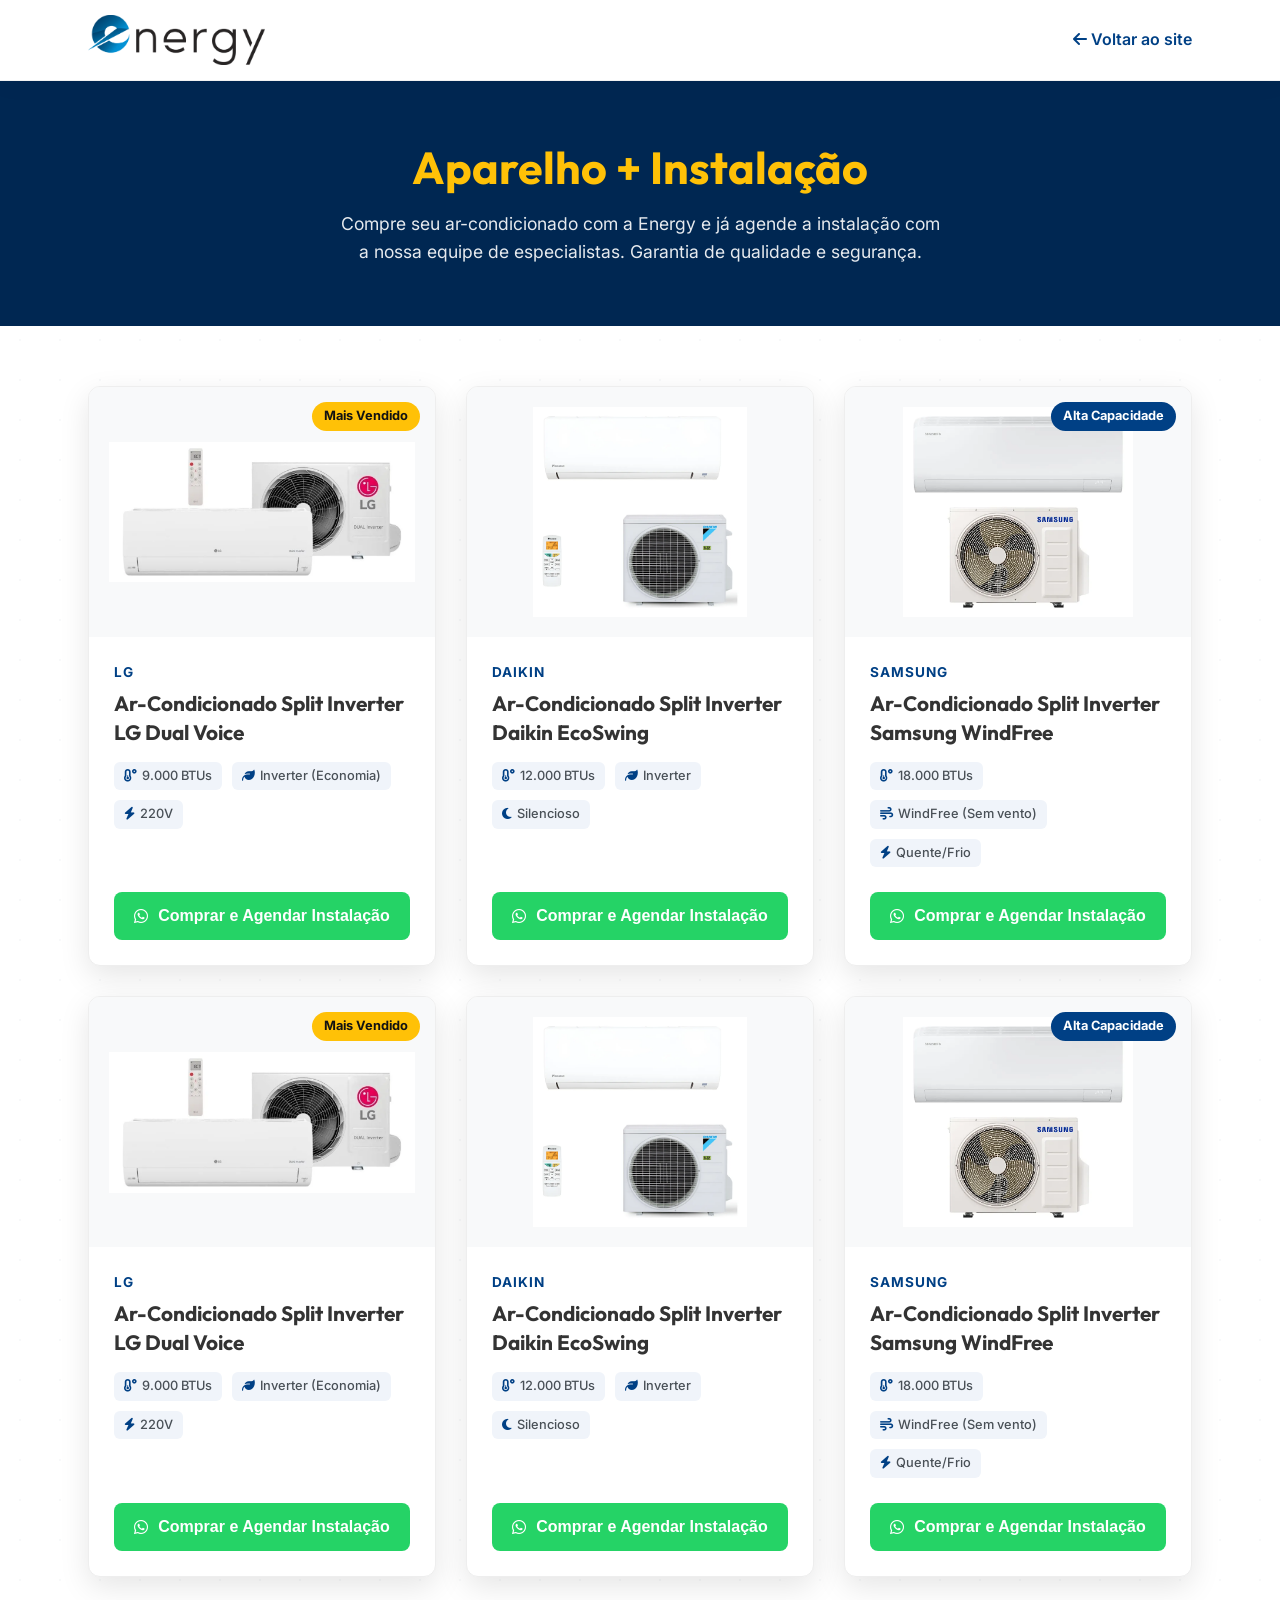
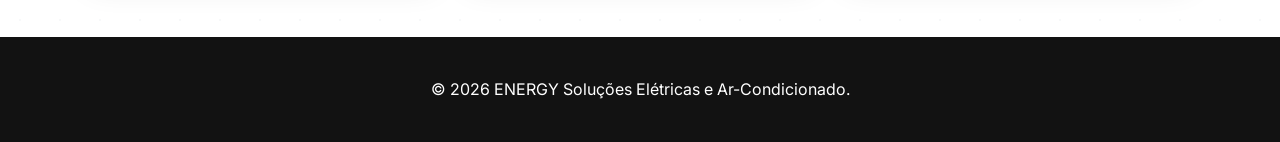
<file: comprar-ar.html>
<!DOCTYPE html>
<html lang="pt-BR">

<head>
    <meta charset="UTF-8">
    <meta name="viewport" content="width=device-width, initial-scale=1.0">
    <title>ENERGY - Comprar Ar-Condicionado</title>
    <link rel="icon" type="image/png" href="assets/image/favicon.png">
    <meta name="description" content="Compre e agende a instalação do seu ar-condicionado com a ENERGY.">
    <link rel="stylesheet" href="assets/css/style.css">
    <link rel="stylesheet" href="https://cdnjs.cloudflare.com/ajax/libs/font-awesome/6.4.0/css/all.min.css">
    <style>
        /* Specific styles for Marketplace */
        .marketplace-header {
            background: var(--primary-blue-dark);
            color: var(--white);
            padding: 60px 20px;
            text-align: center;
        }

        .marketplace-header h1 {
            font-size: 2.8rem;
            margin-bottom: 15px;
            color: var(--emergency-yellow);
        }

        .marketplace-header p {
            font-size: 1.1rem;
            max-width: 600px;
            margin: 0 auto;
            opacity: 0.9;
        }

        .products-grid {
            display: grid;
            grid-template-columns: repeat(auto-fit, minmax(320px, 1fr));
            gap: 30px;
            padding: 60px 0;
        }

        .product-card {
            background: var(--white);
            border-radius: var(--border-radius);
            box-shadow: var(--shadow-medium);
            overflow: hidden;
            transition: var(--transition);
            display: flex;
            flex-direction: column;
            border: 1px solid #eee;
        }

        .product-card:hover {
            transform: translateY(-8px);
            box-shadow: 0 15px 35px rgba(0, 0, 0, 0.15);
        }

        .product-image {
            height: 250px;
            position: relative;
            background: #f8f9fa;
            display: flex;
            align-items: center;
            justify-content: center;
            padding: 20px;
        }

        .product-image i {
            font-size: 6rem;
            color: var(--industrial-gray);
            opacity: 0.2;
            position: absolute;
        }

        .product-image img {
            max-height: 100%;
            max-width: 100%;
            object-fit: contain;
            position: relative;
            z-index: 1;
        }

        .product-badge {
            position: absolute;
            top: 15px;
            right: 15px;
            background: var(--emergency-yellow);
            color: var(--black);
            padding: 4px 12px;
            border-radius: 20px;
            font-size: 0.8rem;
            font-weight: 700;
            z-index: 2;
        }

        .product-content {
            padding: 25px;
            flex-grow: 1;
            display: flex;
            flex-direction: column;
        }

        .product-brand {
            font-size: 0.85rem;
            color: var(--primary-blue);
            font-weight: 700;
            text-transform: uppercase;
            margin-bottom: 5px;
            letter-spacing: 1px;
        }

        .product-title {
            font-size: 1.3rem;
            color: var(--text-color);
            margin-bottom: 15px;
            line-height: 1.4;
        }

        .product-specs {
            display: flex;
            gap: 10px;
            flex-wrap: wrap;
            margin-bottom: 25px;
        }

        .spec-tag {
            background: #f0f4fa;
            color: var(--industrial-gray);
            padding: 4px 10px;
            border-radius: 6px;
            font-size: 0.8rem;
            display: inline-flex;
            align-items: center;
            gap: 5px;
            font-weight: 500;
        }

        .spec-tag i {
            color: var(--primary-blue);
        }

        .product-action {
            margin-top: auto;
        }

        .btn-buy {
            width: 100%;
            background: #25d366;
            color: white;
            border: none;
            padding: 15px;
            border-radius: 8px;
            font-size: 1rem;
            font-weight: 700;
            cursor: pointer;
            display: flex;
            align-items: center;
            justify-content: center;
            gap: 10px;
            transition: var(--transition);
        }

        .btn-buy:hover {
            background: #1ebc5a;
            transform: translateY(-2px);
            box-shadow: 0 5px 15px rgba(37, 211, 102, 0.3);
        }
    </style>
</head>

<body>

    <!-- HEADER -->
    <header>
        <nav class="container">
            <div class="logo">
                <a href="index.html">
                    <img src="assets/image/logo.png" alt="Energy" style="height: 50px;">
                </a>
            </div>
            <ul class="menu" style="display:flex; list-style:none; gap:20px; align-items:center;">
                <li><a href="index.html" style="font-weight:600; color:var(--primary-blue);"><i
                            class="fas fa-arrow-left"></i> Voltar ao site</a></li>
            </ul>
        </nav>
    </header>

    <!-- MARKETPLACE HERO -->
    <section class="marketplace-header">
        <div class="container">
            <h1>Aparelho + Instalação</h1>
            <p>Compre seu ar-condicionado com a Energy e já agende a instalação com a nossa equipe de especialistas.
                Garantia de qualidade e segurança.</p>
        </div>
    </section>

    <!-- PRODUCTS GRID -->
    <section class="container">
        <div class="products-grid">

            <!-- PRODUTO 1 -->
            <div class="product-card">
                <div class="product-image">
                    <div class="product-badge">Mais Vendido</div>
                    <i class="fas fa-snowflake"></i>
                    <img src="assets/image/ar-01.webp" alt="Ar-Condicionado LG">
                </div>
                <div class="product-content">
                    <div class="product-brand">LG</div>
                    <h3 class="product-title">Ar-Condicionado Split Inverter LG Dual Voice</h3>
                    <div class="product-specs">
                        <span class="spec-tag"><i class="fas fa-temperature-low"></i> 9.000 BTUs</span>
                        <span class="spec-tag"><i class="fas fa-leaf"></i> Inverter (Economia)</span>
                        <span class="spec-tag"><i class="fas fa-bolt"></i> 220V</span>
                    </div>
                    <div class="product-action">
                        <button class="btn-buy" data-modelo="LG Dual Inverter Voice 9.000 BTUs">
                            <i class="fab fa-whatsapp"></i> Comprar e Agendar Instalação
                        </button>
                    </div>
                </div>
            </div>

            <!-- PRODUTO 2 -->
            <div class="product-card">
                <div class="product-image">
                    <i class="fas fa-snowflake"></i>
                    <img src="assets/image/ar-02.webp" alt="Ar-Condicionado Daikin">
                </div>
                <div class="product-content">
                    <div class="product-brand">Daikin</div>
                    <h3 class="product-title">Ar-Condicionado Split Inverter Daikin EcoSwing</h3>
                    <div class="product-specs">
                        <span class="spec-tag"><i class="fas fa-temperature-low"></i> 12.000 BTUs</span>
                        <span class="spec-tag"><i class="fas fa-leaf"></i> Inverter</span>
                        <span class="spec-tag"><i class="fas fa-moon"></i> Silencioso</span>
                    </div>
                    <div class="product-action">
                        <button class="btn-buy" data-modelo="Daikin EcoSwing Inverter 12.000 BTUs">
                            <i class="fab fa-whatsapp"></i> Comprar e Agendar Instalação
                        </button>
                    </div>
                </div>
            </div>

            <!-- PRODUTO 3 -->
            <div class="product-card">
                <div class="product-image">
                    <div class="product-badge" style="background:#004085; color:white;">Alta Capacidade</div>
                    <i class="fas fa-snowflake"></i>
                    <img src="assets/image/ar-03.webp" alt="Ar-Condicionado Samsung">
                </div>
                <div class="product-content">
                    <div class="product-brand">Samsung</div>
                    <h3 class="product-title">Ar-Condicionado Split Inverter Samsung WindFree</h3>
                    <div class="product-specs">
                        <span class="spec-tag"><i class="fas fa-temperature-low"></i> 18.000 BTUs</span>
                        <span class="spec-tag"><i class="fas fa-wind"></i> WindFree (Sem vento)</span>
                        <span class="spec-tag"><i class="fas fa-bolt"></i> Quente/Frio</span>
                    </div>
                    <div class="product-action">
                        <button class="btn-buy" data-modelo="Samsung WindFree Inverter 18.000 BTUs">
                            <i class="fab fa-whatsapp"></i> Comprar e Agendar Instalação
                        </button>
                    </div>
                </div>
            </div>

            <!-- PRODUTO 1 -->
            <div class="product-card">
                <div class="product-image">
                    <div class="product-badge">Mais Vendido</div>
                    <i class="fas fa-snowflake"></i>
                    <img src="assets/image/ar-01.webp" alt="Ar-Condicionado LG">
                </div>
                <div class="product-content">
                    <div class="product-brand">LG</div>
                    <h3 class="product-title">Ar-Condicionado Split Inverter LG Dual Voice</h3>
                    <div class="product-specs">
                        <span class="spec-tag"><i class="fas fa-temperature-low"></i> 9.000 BTUs</span>
                        <span class="spec-tag"><i class="fas fa-leaf"></i> Inverter (Economia)</span>
                        <span class="spec-tag"><i class="fas fa-bolt"></i> 220V</span>
                    </div>
                    <div class="product-action">
                        <button class="btn-buy" data-modelo="LG Dual Inverter Voice 9.000 BTUs">
                            <i class="fab fa-whatsapp"></i> Comprar e Agendar Instalação
                        </button>
                    </div>
                </div>
            </div>

            <!-- PRODUTO 2 -->
            <div class="product-card">
                <div class="product-image">
                    <i class="fas fa-snowflake"></i>
                    <img src="assets/image/ar-02.webp" alt="Ar-Condicionado Daikin">
                </div>
                <div class="product-content">
                    <div class="product-brand">Daikin</div>
                    <h3 class="product-title">Ar-Condicionado Split Inverter Daikin EcoSwing</h3>
                    <div class="product-specs">
                        <span class="spec-tag"><i class="fas fa-temperature-low"></i> 12.000 BTUs</span>
                        <span class="spec-tag"><i class="fas fa-leaf"></i> Inverter</span>
                        <span class="spec-tag"><i class="fas fa-moon"></i> Silencioso</span>
                    </div>
                    <div class="product-action">
                        <button class="btn-buy" data-modelo="Daikin EcoSwing Inverter 12.000 BTUs">
                            <i class="fab fa-whatsapp"></i> Comprar e Agendar Instalação
                        </button>
                    </div>
                </div>
            </div>

            <!-- PRODUTO 3 -->
            <div class="product-card">
                <div class="product-image">
                    <div class="product-badge" style="background:#004085; color:white;">Alta Capacidade</div>
                    <i class="fas fa-snowflake"></i>
                    <img src="assets/image/ar-03.webp" alt="Ar-Condicionado Samsung">
                </div>
                <div class="product-content">
                    <div class="product-brand">Samsung</div>
                    <h3 class="product-title">Ar-Condicionado Split Inverter Samsung WindFree</h3>
                    <div class="product-specs">
                        <span class="spec-tag"><i class="fas fa-temperature-low"></i> 18.000 BTUs</span>
                        <span class="spec-tag"><i class="fas fa-wind"></i> WindFree (Sem vento)</span>
                        <span class="spec-tag"><i class="fas fa-bolt"></i> Quente/Frio</span>
                    </div>
                    <div class="product-action">
                        <button class="btn-buy" data-modelo="Samsung WindFree Inverter 18.000 BTUs">
                            <i class="fab fa-whatsapp"></i> Comprar e Agendar Instalação
                        </button>
                    </div>
                </div>
            </div>

        </div>
    </section>

    <!-- FOOTER SIMPLES -->
    <footer style="background: var(--black); color: white; padding: 40px 0; text-align: center;">
        <div class="container">
            <p>&copy; 2026 ENERGY Soluções Elétricas e Ar-Condicionado.</p>
        </div>
    </footer>

    <!-- SCRIPT WHATSAPP -->
    <script>
        const WHATSAPP_NUMBER = '5511947020525';

        document.querySelectorAll('.btn-buy').forEach(btn => {
            btn.addEventListener('click', function () {
                const modelo = this.getAttribute('data-modelo');
                const mensagem = `Olá, vi o ${modelo} no site da Energy e não tenho o aparelho. Gostaria de comprar este modelo e agendar a instalação.`;

                const url = `https://wa.me/${WHATSAPP_NUMBER}?text=${encodeURIComponent(mensagem)}`;
                window.open(url, '_blank');
            });
        });
    </script>
</body>

</html>
</file>
<file: assets/css/style.css>
@import url('https://fonts.googleapis.com/css2?family=Inter:wght@400;500;600&family=Outfit:wght@400;600;700&display=swap');

:root {
    /* Colors */
    --primary-blue: #004085;
    --primary-blue-dark: #002752;
    --industrial-gray: #495057;
    --industrial-gray-light: #f8f9fa;
    --emergency-yellow: #FFC107;
    --emergency-yellow-hover: #e0a800;
    --white: #ffffff;
    --black: #121212;
    --text-color: #333333;
    --text-muted: #666666;

    /* Spacing */
    --section-padding: 100px 5%;
    --container-width: 1200px;

    /* Typography */
    --font-heading: 'Outfit', sans-serif;
    --font-body: 'Inter', sans-serif;

    /* Borders & Shadows */
    --border-radius: 12px;
    --shadow-subtle: 0 4px 20px rgba(0, 0, 0, 0.05);
    --shadow-medium: 0 10px 30px rgba(0, 0, 0, 0.1);

    /* Transition */
    --transition: all 0.3s ease;
}

* {
    margin: 0;
    padding: 0;
    box-sizing: border-box;
}

body {
    font-family: var(--font-body);
    color: var(--text-color);
    line-height: 1.6;
    overflow-x: hidden;
    background-color: var(--white);
    background-image:
        radial-gradient(var(--industrial-gray-light) 1px, transparent 0);
    background-size: 40px 40px;
}

h1,
h2,
h3,
h4 {
    font-family: var(--font-heading);
    font-weight: 700;
    line-height: 1.2;
}

a {
    text-decoration: none;
    color: inherit;
    transition: var(--transition);
}

ul {
    list-style: none;
}

img {
    max-width: 100%;
    display: block;
}

.container {
    max-width: var(--container-width);
    margin: 0 auto;
    width: 100%;
    padding-inline: 3rem;
}

.btn {
    display: inline-flex;
    align-items: center;
    justify-content: center;
    padding: 14px 28px;
    border-radius: var(--border-radius);
    font-weight: 600;
    cursor: pointer;
    transition: var(--transition);
    border: none;
    font-family: var(--font-body);
}

.btn-primary {
    background-color: var(--emergency-yellow);
    color: var(--black);
}

.btn-primary:hover {
    background-color: var(--emergency-yellow-hover);
    transform: translateY(-2px);
    box-shadow: var(--shadow-medium);
}

.section-title {
    text-align: center;
    margin-bottom: 60px;
}

.section-title h2 {
    font-size: 2.5rem;
    color: var(--primary-blue);
    margin-bottom: 10px;
    text-transform: uppercase;
}

.section-title .divider {
    width: 60px;
    height: 4px;
    background-color: var(--emergency-yellow);
    margin: 0 auto;
}

/* Header & Nav */
header {
    background: rgba(255, 255, 255, 0.9);
    backdrop-filter: blur(10px);
    padding: 15px 0;
    /* Consistent padding */
    position: sticky;
    top: 0;
    z-index: 1000;
    box-shadow: var(--shadow-subtle);
    border-bottom: 1px solid rgba(0, 0, 0, 0.05);
    transition: background-color 0.3s, box-shadow 0.3s;
}

header.scrolled {
    background: rgba(255, 255, 255, 0.98);
    box-shadow: var(--shadow-medium);
}

nav {
    display: flex;
    justify-content: space-between;
    align-items: center;
}

.logo img {
    height: 60px;
}

nav ul {
    display: flex;
    gap: 30px;
}

nav ul li a {
    font-weight: 500;
    color: var(--industrial-gray);
}

nav ul li a:hover {
    color: var(--primary-blue);
}

/* Hero Section */
.hero {
    position: relative;
    height: 90vh;
    display: flex;
    align-items: center;
    color: var(--white);
    text-align: center;
    overflow: hidden;
}

.video-bg {
    position: absolute;
    top: 0;
    left: 0;
    width: 100%;
    height: 100%;
    z-index: -1;
}

.video-bg video {
    width: 100%;
    height: 100%;
    object-fit: cover;
}

.hero::after {
    content: '';
    position: absolute;
    inset: 0;
    background: rgba(0, 64, 133, 0.6);
    z-index: 0;
}

.hero-content {
    position: relative;
    z-index: 1;
    max-width: 800px;
    margin: 0 auto;
    padding: 0 20px;
}

.hero h1 {
    font-size: 4rem;
    margin-bottom: 20px;
    text-shadow: 0 2px 10px rgba(0, 0, 0, 0.3);
}

.hero p {
    font-size: 1.5rem;
    margin-bottom: 30px;
    text-shadow: 0 1px 5px rgba(0, 0, 0, 0.3);
}

/* Quem Somos */
.about {
    padding: var(--section-padding);
}

.about-grid {
    display: grid;
    grid-template-columns: 1fr 1fr;
    gap: 50px;
    align-items: center;
}

.about-text h3 {
    margin-bottom: 20px;
    color: var(--primary-blue);
}

.about-image img {
    border-radius: var(--border-radius);
    box-shadow: var(--shadow-medium);
}

/* Culture (Mission, Vision, Values) */
.culture {
    padding: var(--section-padding);
    background-color: var(--industrial-gray-light);
}

.culture-grid {
    display: grid;
    grid-template-columns: repeat(auto-fit, minmax(300px, 1fr));
    gap: 30px;
}

.culture-card {
    background: var(--white);
    padding: 40px;
    border-radius: var(--border-radius);
    box-shadow: var(--shadow-subtle);
    text-align: center;
    transition: var(--transition);
}

.culture-card:hover {
    transform: translateY(-10px);
}

.culture-card i {
    font-size: 2.5rem;
    color: var(--emergency-yellow);
    margin-bottom: 20px;
    display: block;
}

.culture-card h3 {
    margin-bottom: 15px;
    color: var(--primary-blue);
}

/* Services */
.services {
    padding: var(--section-padding);
}

.services-grid {
    display: grid;
    grid-template-columns: repeat(auto-fit, minmax(280px, 1fr));
    gap: 30px;
}

.service-card {
    background: var(--white);
    padding: 40px 30px;
    border-radius: var(--border-radius);
    border: 1px solid #eee;
    transition: var(--transition);
    display: flex;
    flex-direction: column;
    justify-content: flex-start;
    height: 100%;
    position: relative;
    overflow: hidden;
}

.service-card::before {
    content: '';
    position: absolute;
    top: 0;
    left: 0;
    width: 4px;
    height: 100%;
    background: var(--primary-blue);
    transform: scaleY(0);
    transition: var(--transition);
    transform-origin: bottom;
}

.service-card:hover::before {
    transform: scaleY(1);
}

.service-card:hover {
    border-color: transparent;
    box-shadow: var(--shadow-medium);
    transform: translateY(-5px);
}

.service-card .icon {
    width: 50px;
    height: 50px;
    background: var(--primary-blue);
    color: var(--white);
    border-radius: 10px;
    display: flex;
    align-items: center;
    justify-content: center;
    margin-bottom: 25px;
    font-size: 1.5rem;
}

.service-card h3 {
    margin-bottom: 15px;
    font-size: 1.2rem;
    color: var(--primary-blue);
    line-height: 1.3;
}

.service-card p {
    font-size: 0.95rem;
    color: var(--text-muted);
}

/* Differences Section */
.differences {
    padding: var(--section-padding);
    background: var(--primary-blue);
    color: var(--white);
    position: relative;
    overflow: hidden;
}

.differences::after {
    content: '';
    position: absolute;
    top: 0;
    right: 0;
    width: 300px;
    height: 100%;
    background: linear-gradient(90deg, transparent, rgba(255, 255, 255, 0.05));
    transform: skewX(-20deg);
}

.diff-grid {
    display: grid;
    grid-template-columns: repeat(auto-fit, minmax(250px, 1fr));
    gap: 40px;
}

.diff-item {
    display: flex;
    gap: 20px;
}

.diff-item i {
    font-size: 1.5rem;
    color: var(--emergency-yellow);
    flex-shrink: 0;
    margin-top: 5px;
}

.diff-content h4 {
    margin-bottom: 10px;
    font-size: 1.1rem;
}

.diff-content p {
    font-size: 0.9rem;
    opacity: 0.8;
}

/* Industries Section */
.industries {
    padding: var(--section-padding);
}

.industry-grid {
    display: grid;
    grid-template-columns: repeat(auto-fit, minmax(300px, 1fr));
    gap: 30px;
}

.industry-card {
    position: relative;
    border-radius: var(--border-radius);
    overflow: hidden;
    height: 400px;
    display: flex;
    align-items: flex-end;
    padding: 30px;
    color: var(--white);
}

.industry-card img {
    position: absolute;
    inset: 0;
    width: 100%;
    height: 100%;
    object-fit: cover;
    z-index: -1;
    transition: var(--transition);
}

.industry-card:hover img {
    transform: scale(1.1);
}

.industry-card::after {
    content: '';
    position: absolute;
    inset: 0;
    background: linear-gradient(to top, rgba(0, 0, 0, 0.8), transparent);
}

.industry-content {
    position: relative;
    z-index: 1;
}

.industry-content h3 {
    margin-bottom: 10px;
    font-size: 1.5rem;
}

/* Process Section */
.process {
    padding: var(--section-padding);
    background-color: var(--industrial-gray-light);
}

.process-grid {
    display: grid;
    grid-template-columns: repeat(auto-fit, minmax(200px, 1fr));
    gap: 30px;
    position: relative;
}

.process-step {
    text-align: center;
    position: relative;
    z-index: 1;
}

.step-number {
    width: 60px;
    height: 60px;
    background: var(--primary-blue);
    color: var(--white);
    border-radius: 50%;
    display: flex;
    align-items: center;
    justify-content: center;
    margin: 0 auto 20px;
    font-size: 1.5rem;
    font-weight: 700;
    border: 5px solid var(--white);
    box-shadow: var(--shadow-subtle);
}

.process-step h4 {
    margin-bottom: 10px;
}

/* Gallery */
.gallery {
    padding: var(--section-padding);
    background: var(--primary-blue);
    color: var(--white);
}

.gallery .section-title h2 {
    color: var(--white);
}

.gallery-grid {
    display: grid;
    grid-template-columns: repeat(auto-fit, minmax(300px, 1fr));
    gap: 20px;
}

.gallery-item-full {
    background: rgba(255, 255, 255, 0.1);
    padding: 30px;
    border-radius: var(--border-radius);
    margin-bottom: 40px;
}

.gallery-item-full h3 {
    margin-bottom: 20px;
    font-size: 1.2rem;
    color: var(--emergency-yellow);
}

.comparison-container {
    display: grid;
    gap: 10px;
    margin-top: 30px;
}

.comparison-item {
    position: relative;
}

.comparison-item span {
    position: absolute;
    top: 10px;
    left: 10px;
    background: var(--emergency-yellow);
    color: var(--black);
    padding: 2px 8px;
    font-size: 0.7rem;
    font-weight: 700;
    border-radius: 4px;
    z-index: 2;
}

.comparison-container img {
    width: 100%;
    height: 300px;
    object-fit: cover;
    border-radius: var(--border-radius);
    border: 2px solid rgba(255, 255, 255, 0.1);
}

/* Sliders (Partners/References) */
.logos-section {
    padding: var(--section-padding);
    text-align: center;
}

.logos-slider {
    display: block;
    /* Changed from flex to block for standard slider behavior */
    overflow: hidden;
    padding: 40px 0;
    width: 100%;
    position: relative;
    /* Basic fade effect without complex masking */
    mask-image: linear-gradient(to right, transparent, black 15%, black 85%, transparent);
    -webkit-mask-image: linear-gradient(to right, transparent, black 15%, black 85%, transparent);
}

.logos-track {
    display: flex;
    width: max-content;
    /* Critical for infinite scroll */
    gap: 100px;
    animation: scroll 40s linear infinite;
    align-items: center;
}

@keyframes scroll {
    0% {
        transform: translateX(0);
    }

    100% {
        transform: translateX(-50%);
    }

    /* Halfway because it's duplicated */
}

.logos-track span {
    display: flex;
    align-items: center;
    justify-content: center;
    width: 160px;
    height: 60px;
    flex-shrink: 0;
}

.logos-track span img {
    max-height: 50px;
    max-width: 140px;
    width: auto;
    height: auto;
    object-fit: contain;
    transition: var(--transition);
    display: block;
}

.logos-track span:hover img {
    filter: grayscale(0) opacity(1);
}

/* FAQ Section */
.faq {
    padding: var(--section-padding);
}

.faq-grid {
    display: grid;
    grid-template-columns: 1fr 1fr;
    gap: 30px;
}

.faq-item {
    background: var(--white);
    padding: 30px;
    border-radius: var(--border-radius);
    box-shadow: var(--shadow-subtle);
    border-left: 4px solid var(--emergency-yellow);
}

.faq-item h4 {
    margin-bottom: 15px;
    color: var(--primary-blue);
}

/* Floating Emergency Button */
.emergency-float {
    position: fixed;
    bottom: 30px;
    right: 30px;
    z-index: 9999;
    display: flex;
    flex-direction: column;
    align-items: flex-end;
    gap: 15px;
}

.emergency-btn {
    background: #ff0000;
    color: white;
    padding: 15px 25px;
    border-radius: 50px;
    font-weight: 700;
    display: flex;
    align-items: center;
    gap: 12px;
    box-shadow: 0 10px 30px rgba(255, 0, 0, 0.3);
    animation: pulse-red 2s infinite;
    cursor: pointer;
    font-size: 0.9rem;
    text-transform: uppercase;
    letter-spacing: 1px;
}

@keyframes pulse-red {
    0% {
        transform: scale(1);
        box-shadow: 0 0 0 0 rgba(255, 0, 0, 0.7);
    }

    70% {
        transform: scale(1.05);
        box-shadow: 0 0 0 15px rgba(255, 0, 0, 0);
    }

    100% {
        transform: scale(1);
        box-shadow: 0 0 0 0 rgba(255, 0, 0, 0);
    }
}

.emergency-btn i {
    font-size: 1.2rem;
}

.whatsapp-float {
    background: #25d366;
    color: white;
    width: 60px;
    height: 60px;
    border-radius: 50%;
    display: flex;
    align-items: center;
    justify-content: center;
    font-size: 2rem;
    box-shadow: 0 10px 30px rgba(37, 211, 102, 0.3);
}

/* Footer */
footer {
    background: var(--black);
    color: var(--white);
    padding: 80px 5% 40px;
}

.footer-grid {
    display: grid;
    grid-template-columns: repeat(auto-fit, minmax(250px, 1fr));
    gap: 40px;
    margin-bottom: 40px;
}

.footer-col h3 {
    margin-bottom: 25px;
    font-size: 1.2rem;
    border-left: 4px solid var(--emergency-yellow);
    padding-left: 15px;
}

.footer-col p {
    margin-bottom: 10px;
    color: #999;
}

.footer-bottom {
    border-top: 1px solid #333;
    padding-top: 20px;
    text-align: center;
    color: #666;
    font-size: 0.9rem;
}

/* =====================
   NAV CTA
   ===================== */
.nav-cta {
    background: var(--emergency-yellow);
    color: var(--black) !important;
    padding: 10px 20px;
    border-radius: var(--border-radius);
    font-weight: 700 !important;
}

.nav-cta:hover {
    background: var(--emergency-yellow-hover);
    transform: translateY(-1px);
}

/* =====================
   SERVICE CARD BUTTON
   ===================== */
.btn-service {
    display: inline-flex;
    align-items: center;
    gap: 8px;
    margin-top: 20px;
    background: none;
    border: none;
    color: var(--primary-blue);
    font-weight: 600;
    font-size: 0.9rem;
    cursor: pointer;
    font-family: var(--font-body);
    padding: 0;
    transition: var(--transition);
}

.btn-service:hover {
    gap: 12px;
    color: var(--primary-blue-dark);
}

/* =====================
   CTA BANNER
   ===================== */
.cta-banner {
    background: var(--emergency-yellow);
    padding: 60px 5%;
}

.cta-banner-content {
    display: flex;
    align-items: center;
    justify-content: space-between;
    gap: 40px;
    flex-wrap: wrap;
}

.cta-banner-content h2 {
    font-size: 2rem;
    color: var(--black);
    margin-bottom: 8px;
}

.cta-banner-content p {
    color: rgba(0, 0, 0, 0.7);
    font-size: 1rem;
}

.cta-banner .btn-primary {
    background: var(--black);
    color: var(--white);
    white-space: nowrap;
    flex-shrink: 0;
}

.cta-banner .btn-primary:hover {
    background: var(--primary-blue);
}

/* =====================
   MODAL
   ===================== */
.modal-overlay {
    position: fixed;
    inset: 0;
    background: rgba(0, 0, 0, 0.6);
    z-index: 20000;
    display: flex;
    align-items: center;
    justify-content: center;
    padding: 20px;
    opacity: 0;
    pointer-events: none;
    transition: opacity 0.3s ease;
    backdrop-filter: blur(4px);
}

.modal-overlay.active {
    opacity: 1;
    pointer-events: all;
}

.modal {
    background: white;
    border-radius: 20px;
    width: 100%;
    max-width: 620px;
    max-height: 90vh;
    overflow-y: auto;
    box-shadow: 0 30px 80px rgba(0, 0, 0, 0.25);
    transform: translateY(30px);
    transition: transform 0.3s ease;
}

.modal-overlay.active .modal {
    transform: translateY(0);
}

.modal-header {
    display: grid;
    grid-template-columns: 1fr auto;
    grid-template-rows: auto auto;
    gap: 0;
    padding: 24px 24px 0;
    position: sticky;
    top: 0;
    background: white;
    z-index: 1;
    border-radius: 20px 20px 0 0;
}

.modal-header-info {
    grid-column: 1;
    grid-row: 1;
    padding-bottom: 16px;
}

.modal-title {
    font-size: 1.25rem;
    color: var(--primary-blue);
    margin-bottom: 4px;
    transition: all 0.3s ease;
}

.modal-subtitle {
    font-size: 0.85rem;
    color: var(--text-muted);
    transition: all 0.3s ease;
}

.modal-steps-indicator {
    grid-column: 1 / -1;
    grid-row: 2;
    display: flex;
    align-items: center;
    gap: 0;
    padding-bottom: 16px;
    border-bottom: 1px solid #eee;
}

.step-dot-nav {
    width: 32px;
    height: 32px;
    border-radius: 50%;
    display: flex;
    align-items: center;
    justify-content: center;
    font-size: 0.8rem;
    font-weight: 700;
    background: #f0f0f0;
    color: #aaa;
    transition: all 0.3s ease;
    flex-shrink: 0;
    font-family: var(--font-heading);
}

.step-dot-nav.active {
    background: var(--primary-blue);
    color: white;
    box-shadow: 0 0 0 4px rgba(0, 64, 133, 0.15);
}

.step-dot-nav.done {
    background: #25d366;
    color: white;
}

.step-connector {
    flex: 1;
    height: 3px;
    background: #f0f0f0;
    transition: background 0.3s ease;
    min-width: 20px;
}

.step-connector.done {
    background: #25d366;
}

.modal-close {
    background: #f5f5f5;
    border: none;
    width: 36px;
    height: 36px;
    border-radius: 50%;
    cursor: pointer;
    font-size: 0.9rem;
    color: var(--industrial-gray);
    display: flex;
    align-items: center;
    justify-content: center;
    flex-shrink: 0;
    margin-left: 16px;
    transition: var(--transition);
}

.modal-close:hover {
    background: #e0e0e0;
}

.modal-step {
    display: none;
    padding: 24px;
    animation: slideIn 0.3s ease;
}

.modal-step.active {
    display: block;
}

@keyframes slideIn {
    from {
        opacity: 0;
        transform: translateX(20px);
    }

    to {
        opacity: 1;
        transform: translateX(0);
    }
}

.modal-step-label {
    font-weight: 700;
    font-size: 1.05rem;
    color: var(--text-color);
    margin-bottom: 20px;
    display: flex;
    align-items: center;
    gap: 10px;
}

.step-dot {
    display: inline-flex;
    align-items: center;
    justify-content: center;
    width: 28px;
    height: 28px;
    background: var(--primary-blue);
    color: white;
    border-radius: 50%;
    font-size: 0.85rem;
    font-weight: 700;
    flex-shrink: 0;
}

.modal-step-hint {
    font-size: 0.85rem;
    color: var(--text-muted);
    margin-bottom: 20px;
    margin-top: -12px;
}

/* Modal service grid */
.modal-service-grid {
    display: grid;
    grid-template-columns: repeat(auto-fill, minmax(130px, 1fr));
    gap: 12px;
}

.modal-option {
    display: flex;
    flex-direction: column;
    align-items: center;
    gap: 10px;
    padding: 18px 10px;
    background: #f8f9fa;
    border: 2px solid #e0e0e0;
    border-radius: 12px;
    cursor: pointer;
    transition: all 0.2s ease;
    text-align: center;
    user-select: none;
}

.modal-option:hover {
    border-color: #b0c4de;
    background: #f0f4fa;
    transform: translateY(-2px);
}

.modal-option input[type="radio"] {
    display: none;
}

.modal-option-icon {
    width: 44px;
    height: 44px;
    background: white;
    border-radius: 10px;
    display: flex;
    align-items: center;
    justify-content: center;
    font-size: 1.3rem;
    color: var(--industrial-gray);
    box-shadow: var(--shadow-subtle);
    transition: all 0.2s ease;
}

.modal-option span {
    font-size: 0.82rem;
    font-weight: 600;
    color: var(--text-color);
    line-height: 1.3;
}

.modal-option.selected {
    border-color: var(--primary-blue);
    background: #eef3fb;
    transform: translateY(-2px);
    box-shadow: 0 4px 14px rgba(0, 64, 133, 0.15);
}

.modal-option.selected .modal-option-icon {
    background: var(--primary-blue);
    color: white;
}

/* Modal brand grid */
.modal-brand-grid {
    display: flex;
    flex-wrap: wrap;
    gap: 12px;
}

.modal-brand-card {
    display: flex;
    flex-direction: column;
    align-items: center;
    justify-content: center;
    gap: 8px;
    padding: 16px 20px;
    background: #f8f9fa;
    border: 2px solid #e0e0e0;
    border-radius: 12px;
    cursor: pointer;
    transition: var(--transition);
    min-width: 110px;
}

.modal-brand-card input[type="radio"] {
    display: none;
}

.modal-brand-card img {
    height: 30px;
    width: auto;
    object-fit: contain;
}

.modal-brand-neutral i {
    font-size: 1.8rem;
    color: #bbb;
}

.modal-brand-card span {
    font-size: 0.82rem;
    font-weight: 600;
    color: var(--text-muted);
}

.modal-brand-card:hover {
    border-color: #b0c4de;
    transform: translateY(-2px);
}

.modal-brand-card.selected {
    border-color: var(--primary-blue);
    background: #eef3fb;
    transform: translateY(-2px);
    box-shadow: 0 4px 14px rgba(0, 64, 133, 0.15);
}

/* Modal BTU grid */
.modal-btu-grid {
    display: flex;
    flex-wrap: wrap;
    gap: 12px;
}

.modal-btu-card {
    display: flex;
    flex-direction: column;
    align-items: center;
    padding: 16px 18px;
    background: #f8f9fa;
    border: 2px solid #e0e0e0;
    border-radius: 12px;
    cursor: pointer;
    transition: var(--transition);
    min-width: 100px;
    text-align: center;
}

.modal-btu-card input[type="radio"] {
    display: none;
}

.modal-btu-card .btu-value {
    font-size: 1.2rem;
    font-weight: 700;
    color: var(--primary-blue);
}

.modal-btu-card .btu-unit {
    font-size: 0.72rem;
    color: var(--text-muted);
}

.modal-btu-card .btu-area {
    font-size: 0.75rem;
    font-weight: 600;
    background: white;
    padding: 2px 8px;
    border-radius: 20px;
    margin-top: 4px;
    color: var(--industrial-gray);
}

.modal-btu-card:hover {
    border-color: #b0c4de;
    transform: translateY(-2px);
}

.modal-btu-card.selected {
    border-color: var(--primary-blue);
    background: #eef3fb;
    transform: translateY(-2px);
    box-shadow: 0 4px 14px rgba(0, 64, 133, 0.15);
}

.modal-btu-card.selected .btu-area {
    background: var(--primary-blue);
    color: white;
}

/* Modal type grid */
.modal-type-grid {
    display: flex;
    flex-wrap: wrap;
    gap: 12px;
}

.modal-type-card {
    display: flex;
    flex-direction: column;
    align-items: center;
    gap: 8px;
    padding: 18px 20px;
    background: #f8f9fa;
    border: 2px solid #e0e0e0;
    border-radius: 12px;
    cursor: pointer;
    transition: var(--transition);
    min-width: 120px;
    text-align: center;
}

.modal-type-card input[type="radio"] {
    display: none;
}

.modal-type-card i {
    font-size: 1.6rem;
    color: var(--industrial-gray);
}

.modal-type-card span {
    font-size: 0.85rem;
    font-weight: 600;
    color: var(--text-color);
}

.modal-type-card small {
    font-size: 0.75rem;
    color: #25a244;
    font-weight: 600;
}

.modal-type-card:hover {
    border-color: #b0c4de;
    transform: translateY(-2px);
}

.modal-type-card.selected {
    border-color: var(--primary-blue);
    background: #eef3fb;
    transform: translateY(-2px);
    box-shadow: 0 4px 14px rgba(0, 64, 133, 0.15);
}

.modal-type-card.selected i {
    color: var(--primary-blue);
}

/* Has AC Question (Step 1b) */
.has-ac-question {
    display: flex;
    flex-direction: column;
    align-items: center;
    padding: 10px 0;
}

.has-ac-icon {
    width: 60px;
    height: 60px;
    background: #eef3fb;
    color: var(--primary-blue);
    border-radius: 50%;
    display: flex;
    align-items: center;
    justify-content: center;
    font-size: 1.8rem;
    margin-bottom: 20px;
}

.has-ac-options {
    display: flex;
    flex-direction: column;
    gap: 15px;
    width: 100%;
    max-width: 400px;
    margin-top: 10px;
}

.has-ac-btn {
    display: flex;
    flex-direction: column;
    align-items: center;
    padding: 20px;
    background: #f8f9fa;
    border: 2px solid #e0e0e0;
    border-radius: 12px;
    cursor: pointer;
    transition: var(--transition);
    font-family: var(--font-body);
}

.has-ac-btn i {
    font-size: 2rem;
    color: var(--industrial-gray);
    margin-bottom: 10px;
    transition: var(--transition);
}

.has-ac-btn span {
    font-size: 1.1rem;
    font-weight: 700;
    color: var(--text-color);
}

.has-ac-btn small {
    font-size: 0.85rem;
    color: var(--text-muted);
    margin-top: 4px;
}

.has-ac-btn:hover {
    border-color: #b0c4de;
    transform: translateY(-2px);
}

.has-ac-btn.selected {
    border-color: var(--primary-blue);
    background: #eef3fb;
    box-shadow: 0 4px 14px rgba(0, 64, 133, 0.15);
}

.has-ac-btn.selected i {
    color: var(--primary-blue);
}

.modal-brand-icon-text {
    font-weight: 800;
    font-size: 1.1rem;
    color: var(--primary-blue);
    display: flex;
    align-items: center;
    justify-content: center;
    height: 30px;
}

/* Modal footer */
.modal-footer {
    display: flex;
    justify-content: flex-end;
    align-items: center;
    gap: 12px;
    padding: 20px 28px;
    border-top: 1px solid #eee;
    position: sticky;
    bottom: 0;
    background: white;
    border-radius: 0 0 20px 20px;
}

.btn-outline {
    background: white;
    border: 2px solid #e0e0e0;
    color: var(--industrial-gray);
    padding: 12px 24px;
    border-radius: var(--border-radius);
    font-weight: 600;
    cursor: pointer;
    transition: var(--transition);
    font-family: var(--font-body);
    display: inline-flex;
    align-items: center;
    gap: 8px;
}

.btn-outline:hover {
    border-color: var(--primary-blue);
    color: var(--primary-blue);
}

.btn-whatsapp {
    display: inline-flex;
    align-items: center;
    gap: 10px;
    background: #25d366;
    color: white;
    padding: 14px 28px;
    border-radius: var(--border-radius);
    font-size: 1rem;
    font-weight: 700;
    border: none;
    cursor: pointer;
    transition: var(--transition);
    font-family: var(--font-body);
}

.btn-whatsapp:hover {
    background: #1da851;
    transform: translateY(-2px);
    box-shadow: 0 10px 30px rgba(37, 211, 102, 0.4);
}

.btn-whatsapp i {
    font-size: 1.2rem;
}

/* Footer list */
.footer-col ul li {
    margin-bottom: 10px;
}

.footer-col ul li a {
    color: #999;
    transition: var(--transition);
}

.footer-col ul li a:hover {
    color: var(--emergency-yellow);
}

/* =====================
   GALERIA — PROJECT CARDS
   ===================== */
.gallery {
    padding: var(--section-padding);
    background: var(--primary-blue);
    color: var(--white);
}

.gallery .section-title h2 {
    color: var(--white);
}

.project-cards {
    display: grid;
    grid-template-columns: repeat(auto-fit, minmax(260px, 1fr));
    gap: 24px;
}

.project-card {
    background: rgba(255, 255, 255, 0.08);
    border: 1px solid rgba(255, 255, 255, 0.15);
    border-radius: var(--border-radius);
    padding: 36px 28px;
    transition: var(--transition);
    color: var(--black);
}

.project-card:hover {
    background: rgba(255, 255, 255, 0.14);
    transform: translateY(-5px);
    color: var(--white);
}

.project-card-icon {
    width: 54px;
    height: 54px;
    background: var(--emergency-yellow);
    border-radius: 12px;
    display: flex;
    align-items: center;
    justify-content: center;
    font-size: 1.4rem;
    color: var(--black);
    margin-bottom: 20px;
}

.project-card h3 {
    font-size: 1.1rem;
    margin-bottom: 12px;
}

.project-card p {
    font-size: 0.9rem;
    margin-bottom: 20px;
    line-height: 1.6;
}

.project-tag {
    display: inline-block;
    background: rgba(255, 193, 7, 0.2);
    color: var(--emergency-yellow);
    border: 1px solid rgba(255, 193, 7, 0.4);
    border-radius: 20px;
    padding: 4px 14px;
    font-size: 0.78rem;
    font-weight: 600;
}

/* =====================
   AC MARKETPLACE
   ===================== */
.ac-market {
    padding: var(--section-padding);
    background: var(--industrial-gray-light);
}

.section-subtitle {
    color: var(--text-muted);
    margin-top: 12px;
    font-size: 1rem;
}

.ac-configurator {
    display: flex;
    flex-direction: column;
    gap: 50px;
}

.ac-step h3 {
    font-size: 1.3rem;
    color: var(--primary-blue);
    margin-bottom: 20px;
    display: flex;
    align-items: center;
    gap: 14px;
}

.step-badge {
    display: inline-flex;
    align-items: center;
    justify-content: center;
    width: 36px;
    height: 36px;
    background: var(--primary-blue);
    color: white;
    border-radius: 50%;
    font-size: 1rem;
    font-weight: 700;
    flex-shrink: 0;
}

.step-hint {
    color: var(--text-muted);
    font-size: 0.9rem;
    margin-bottom: 20px;
    margin-top: -10px;
}

/* Brand cards */
.brand-grid {
    display: flex;
    flex-wrap: wrap;
    gap: 16px;
}

.brand-card {
    display: flex;
    flex-direction: column;
    align-items: center;
    justify-content: center;
    gap: 10px;
    padding: 20px 28px;
    background: white;
    border: 2px solid #e0e0e0;
    border-radius: var(--border-radius);
    cursor: pointer;
    transition: var(--transition);
    min-width: 130px;
}

.brand-card input[type="radio"] {
    display: none;
}

.brand-card img {
    height: 36px;
    width: auto;
    object-fit: contain;
    filter: grayscale(0.3);
}

.brand-card-neutral i {
    font-size: 2rem;
    color: #bbb;
}

.brand-card span {
    font-size: 0.85rem;
    font-weight: 600;
    color: var(--text-muted);
}

.brand-card:has(input:checked),
.brand-card.selected {
    border-color: var(--primary-blue);
    background: #eef3fb;
    box-shadow: 0 0 0 4px rgba(0, 64, 133, 0.1);
}

.brand-card:has(input:checked) span,
.brand-card.selected span {
    color: var(--primary-blue);
}

.brand-card:has(input:checked) img {
    filter: none;
}

/* BTU cards */
.btu-grid {
    display: flex;
    flex-wrap: wrap;
    gap: 14px;
}

.btu-card {
    display: flex;
    flex-direction: column;
    align-items: center;
    justify-content: center;
    padding: 20px 24px;
    background: white;
    border: 2px solid #e0e0e0;
    border-radius: var(--border-radius);
    cursor: pointer;
    transition: var(--transition);
    min-width: 120px;
    text-align: center;
}

.btu-card input[type="radio"] {
    display: none;
}

.btu-value {
    font-size: 1.4rem;
    font-weight: 700;
    color: var(--primary-blue);
    line-height: 1;
}

.btu-unit {
    font-size: 0.75rem;
    color: var(--text-muted);
    margin-bottom: 6px;
}

.btu-area {
    font-size: 0.8rem;
    font-weight: 600;
    color: var(--industrial-gray);
    background: var(--industrial-gray-light);
    padding: 3px 10px;
    border-radius: 20px;
    margin-top: 4px;
}

.btu-card:has(input:checked),
.btu-card.selected {
    border-color: var(--primary-blue);
    background: #eef3fb;
    box-shadow: 0 0 0 4px rgba(0, 64, 133, 0.1);
}

.btu-card:has(input:checked) .btu-area,
.btu-card.selected .btu-area {
    background: var(--primary-blue);
    color: white;
}

/* Type cards */
.type-grid {
    display: flex;
    flex-wrap: wrap;
    gap: 14px;
}

.type-card {
    display: flex;
    flex-direction: column;
    align-items: center;
    justify-content: center;
    gap: 8px;
    padding: 22px 28px;
    background: white;
    border: 2px solid #e0e0e0;
    border-radius: var(--border-radius);
    cursor: pointer;
    transition: var(--transition);
    min-width: 140px;
    text-align: center;
    position: relative;
}

.type-card input[type="radio"] {
    display: none;
}

.type-card i {
    font-size: 1.8rem;
    color: var(--industrial-gray);
}

.type-card span {
    font-size: 0.9rem;
    font-weight: 600;
    color: var(--text-color);
}

.type-card small {
    font-size: 0.75rem;
    color: #25a244;
    font-weight: 600;
}

.type-card:has(input:checked),
.type-card.selected {
    border-color: var(--primary-blue);
    background: #eef3fb;
    box-shadow: 0 0 0 4px rgba(0, 64, 133, 0.1);
}

.type-card:has(input:checked) i,
.type-card.selected i {
    color: var(--primary-blue);
}

/* Service type cards */
.service-type-grid {
    display: flex;
    flex-wrap: wrap;
    gap: 14px;
}

.service-type-card {
    display: flex;
    flex-direction: column;
    align-items: center;
    gap: 8px;
    padding: 22px 28px;
    background: white;
    border: 2px solid #e0e0e0;
    border-radius: var(--border-radius);
    cursor: pointer;
    transition: var(--transition);
    min-width: 160px;
    text-align: center;
}

.service-type-card input[type="radio"] {
    display: none;
}

.service-type-card i {
    font-size: 1.8rem;
    color: var(--industrial-gray);
}

.service-type-card span {
    font-size: 0.9rem;
    font-weight: 600;
    color: var(--text-color);
}

.service-type-card small {
    font-size: 0.78rem;
    color: var(--text-muted);
}

.service-type-card:has(input:checked),
.service-type-card.selected {
    border-color: var(--primary-blue);
    background: #eef3fb;
    box-shadow: 0 0 0 4px rgba(0, 64, 133, 0.1);
}

.service-type-card:has(input:checked) i,
.service-type-card.selected i {
    color: var(--primary-blue);
}

/* Summary & CTA */
.ac-summary {
    display: flex;
    flex-direction: column;
    align-items: center;
    gap: 20px;
}

.summary-box {
    display: flex;
    align-items: flex-start;
    gap: 16px;
    background: white;
    border: 1px solid #e0e0e0;
    border-radius: var(--border-radius);
    padding: 24px 28px;
    width: 100%;
    max-width: 600px;
}

.summary-box.ready {
    border-color: var(--primary-blue);
    background: #eef3fb;
}

.summary-icon {
    font-size: 1.5rem;
    color: var(--primary-blue);
    flex-shrink: 0;
    margin-top: 2px;
}

#summaryText {
    color: var(--text-muted);
    font-size: 0.95rem;
    line-height: 1.7;
    margin: 0;
}

.summary-box.ready #summaryText {
    color: var(--text-color);
}

.btn-whatsapp {
    display: inline-flex;
    align-items: center;
    gap: 10px;
    background: #25d366;
    color: white;
    padding: 16px 36px;
    border-radius: var(--border-radius);
    font-size: 1rem;
    font-weight: 700;
    border: none;
    cursor: pointer;
    transition: var(--transition);
    font-family: var(--font-body);
}

.btn-whatsapp:hover:not(:disabled) {
    background: #1da851;
    transform: translateY(-2px);
    box-shadow: 0 10px 30px rgba(37, 211, 102, 0.4);
}

.btn-whatsapp:disabled {
    background: #b2dfdb;
    cursor: not-allowed;
    opacity: 0.7;
}

.btn-whatsapp i {
    font-size: 1.3rem;
}

.ac-disclaimer {
    font-size: 0.82rem;
    color: var(--text-muted);
    text-align: center;
}

/* Footer list fix */
.footer-col ul li {
    margin-bottom: 10px;
}

.footer-col ul li a {
    color: #999;
    transition: var(--transition);
}

.footer-col ul li a:hover {
    color: var(--emergency-yellow);
}

/* =====================
   HAMBURGER MENU
   ===================== */
.hamburger {
    display: none;
    flex-direction: column;
    justify-content: center;
    gap: 5px;
    background: none;
    border: none;
    cursor: pointer;
    padding: 8px;
    z-index: 1100;
}

.hamburger span {
    display: block;
    width: 24px;
    height: 2px;
    background: var(--primary-blue);
    border-radius: 2px;
    transition: var(--transition);
}

.hamburger.open span:nth-child(1) {
    transform: translateY(7px) rotate(45deg);
}

.hamburger.open span:nth-child(2) {
    opacity: 0;
}

.hamburger.open span:nth-child(3) {
    transform: translateY(-7px) rotate(-45deg);
}

/* =====================
   STATS BAR
   ===================== */
.stats-bar {
    background: var(--primary-blue-dark);
    padding: 50px 5%;
}

.stats-grid {
    display: grid;
    grid-template-columns: repeat(auto-fit, minmax(160px, 1fr));
    gap: 30px;
    max-width: var(--container-width);
    margin: 0 auto;
    text-align: center;
}

.stat-item {
    display: flex;
    flex-direction: column;
    align-items: center;
    gap: 8px;
    padding: 24px 16px;
    border-right: 1px solid rgba(255, 255, 255, 0.1);
}

.stat-item:last-child {
    border-right: none;
}

.stat-number {
    font-family: var(--font-heading);
    font-size: 2.8rem;
    font-weight: 700;
    color: var(--emergency-yellow);
    line-height: 1;
}

.stat-label {
    font-size: 0.85rem;
    color: rgba(255, 255, 255, 0.7);
    font-weight: 500;
    text-transform: uppercase;
    letter-spacing: 0.5px;
}

/* =====================
   PROJECT PHOTO CARDS
   ===================== */
.project-card-photo {
    background: var(--white);
    border-radius: var(--border-radius);
    overflow: hidden;
    transition: var(--transition);
    border: none;
    padding: 0;
    display: flex;
    flex-direction: column;
}

.project-card-photo:hover {
    transform: translateY(-6px);
    box-shadow: 0 20px 50px rgba(0, 0, 0, 0.3);
}

.project-photo-slot {
    height: 220px;
    position: relative;
    overflow: hidden;
    background: var(--primary-blue-dark);
}

.project-photo-slot img {
    width: 100%;
    height: 100%;
    object-fit: cover;
    display: block;
    transition: transform 0.5s ease;
}

.project-card-photo:hover .project-photo-slot img {
    transform: scale(1.05);
}

.project-photo-placeholder {
    width: 100%;
    height: 100%;
    display: flex;
    flex-direction: column;
    align-items: center;
    justify-content: center;
    gap: 10px;
    background: rgba(255, 255, 255, 0.05);
    border: 2px dashed rgba(255, 255, 255, 0.2);
    color: rgba(255, 255, 255, 0.3);
    font-size: 0.8rem;
    font-style: italic;
}

.project-photo-placeholder i {
    font-size: 2.5rem;
    opacity: 0.4;
}

.project-card-body {
    padding: 24px 28px 28px;
    flex-grow: 1;
    display: flex;
    flex-direction: column;
    background: rgba(255, 255, 255, 0.06);
    border: 1px solid rgba(255, 255, 255, 0.1);
    border-top: none;
    border-radius: 0 0 var(--border-radius) var(--border-radius);

}

.project-card-body .project-tag {
    align-self: flex-start;
    margin-bottom: 12px;
}


.project-card-body h3 {
    font-size: 1.05rem;
    margin-bottom: 10px;
}

.project-card-body p {
    font-size: 0.88rem;
    line-height: 1.6;
    flex-grow: 1;
}

/* =====================
   MODAL REDIRECT OVERLAY
   ===================== */
.modal-redirect-msg {
    display: flex;
    flex-direction: column;
    align-items: center;
    justify-content: center;
    padding: 40px 24px;
    gap: 16px;
    text-align: center;
}

.modal-redirect-msg i {
    font-size: 3rem;
    color: var(--primary-blue);
    animation: pulse-blue 1s infinite;
}

@keyframes pulse-blue {

    0%,
    100% {
        transform: scale(1);
    }

    50% {
        transform: scale(1.1);
    }
}

.modal-redirect-msg p {
    font-size: 1.05rem;
    color: var(--text-color);
    font-weight: 500;
    max-width: 320px;
    line-height: 1.5;
}

.modal-redirect-msg small {
    font-size: 0.85rem;
    color: var(--text-muted);
}

/* =====================
   RESPONSIVE
   ===================== */
@media (max-width: 768px) {
    .hamburger {
        display: flex;
    }

    .menu {
        display: none;
        flex-direction: column;
        position: fixed;
        top: 0;
        left: 0;
        width: 100%;
        height: 100vh;
        background: rgba(255, 255, 255, 0.98);
        backdrop-filter: blur(10px);
        z-index: 1050;
        align-items: center;
        justify-content: center;
        gap: 32px;
        padding: 80px 20px 40px;
    }

    .menu.open {
        display: flex;
    }

    .menu li a {
        font-size: 1.3rem;
        font-weight: 600;
        color: var(--primary-blue);
    }

    .nav-cta {
        padding: 14px 32px !important;
        font-size: 1.1rem !important;
    }

    .stat-item {
        border-right: none;
        border-bottom: 1px solid rgba(255, 255, 255, 0.1);
        padding: 16px;
    }

    .stat-item:last-child {
        border-bottom: none;
    }

    .stats-grid {
        grid-template-columns: 1fr 1fr;
    }

    .hero h1 {
        font-size: 2.5rem;
    }

    .about-grid {
        grid-template-columns: 1fr;
    }

    .section-title h2 {
        font-size: 2rem;
    }

    .faq-grid {
        grid-template-columns: 1fr;
    }

    .emergency-btn span {
        display: none;
    }

    .emergency-btn {
        width: 60px;
        height: 60px;
        justify-content: center;
        padding: 0;
    }

    .brand-grid,
    .btu-grid,
    .type-grid,
    .service-type-grid {
        gap: 10px;
    }

    .brand-card,
    .btu-card,
    .type-card,
    .service-type-card {
        min-width: calc(50% - 5px);
        flex: 1;
    }

    .project-cards {
        grid-template-columns: 1fr;
    }
}
</file>
